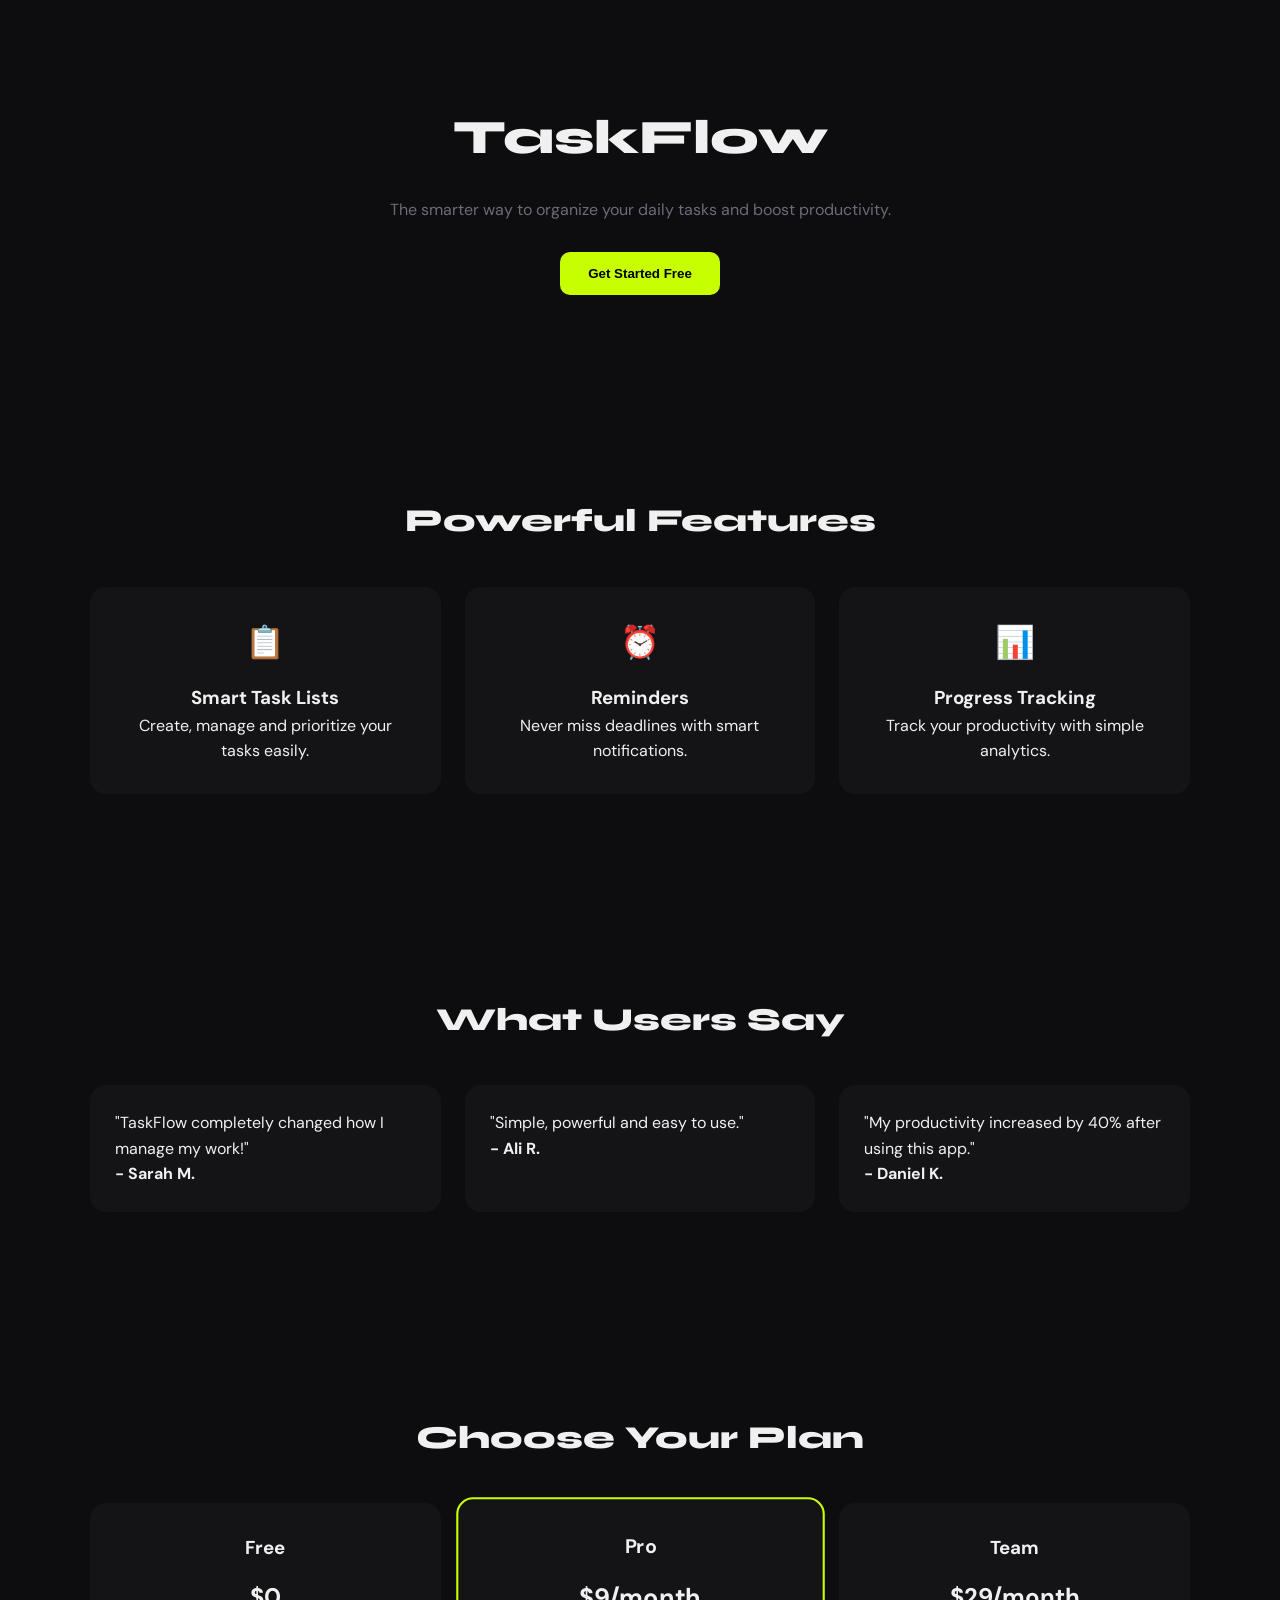
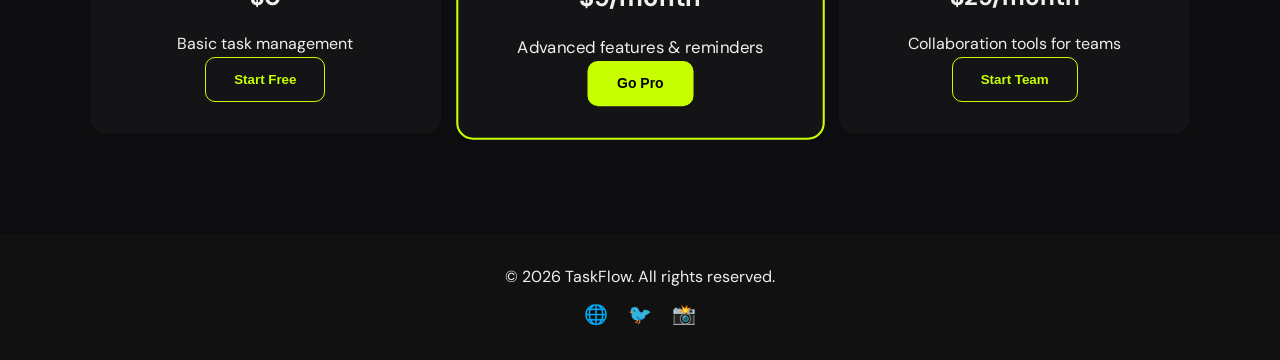
<file: Level-2-Task-3/index.html>
<!DOCTYPE html>
<html lang="en">
<head>
  <meta charset="UTF-8">
  <meta name="viewport" content="width=device-width, initial-scale=1.0">
  <title>TaskFlow - Organize Your Work</title>
  <link rel="stylesheet" href="style.css">
  <link href="https://fonts.googleapis.com/css2?family=DM+Sans:wght@400;600;700;800&family=Syne:wght@700;800&display=swap" rel="stylesheet">
</head>
<body>

  <!-- HERO -->
  <section class="hero reveal">
    <div class="container">
      <h1>TaskFlow</h1>
      <p>The smarter way to organize your daily tasks and boost productivity.</p>
      <button class="btn">Get Started Free</button>
    </div>
  </section>

  <!-- FEATURES -->
  <section class="features reveal">
    <div class="container">
      <h2>Powerful Features</h2>
      <div class="feature-grid">
        <div class="feature-card">
          <div class="icon">📋</div>
          <h3>Smart Task Lists</h3>
          <p>Create, manage and prioritize your tasks easily.</p>
        </div>
        <div class="feature-card">
          <div class="icon">⏰</div>
          <h3>Reminders</h3>
          <p>Never miss deadlines with smart notifications.</p>
        </div>
        <div class="feature-card">
          <div class="icon">📊</div>
          <h3>Progress Tracking</h3>
          <p>Track your productivity with simple analytics.</p>
        </div>
      </div>
    </div>
  </section>

  <!-- REVIEWS -->
  <section class="reviews reveal">
    <div class="container">
      <h2>What Users Say</h2>
      <div class="review-grid">
        <div class="review-card">
          <p>"TaskFlow completely changed how I manage my work!"</p>
          <h4>- Sarah M.</h4>
        </div>
        <div class="review-card">
          <p>"Simple, powerful and easy to use."</p>
          <h4>- Ali R.</h4>
        </div>
        <div class="review-card">
          <p>"My productivity increased by 40% after using this app."</p>
          <h4>- Daniel K.</h4>
        </div>
      </div>
    </div>
  </section>

  <!-- PRICING -->
  <section class="pricing reveal">
    <div class="container">
      <h2>Choose Your Plan</h2>
      <div class="pricing-grid">
        <div class="price-card">
          <h3>Free</h3>
          <h4>$0</h4>
          <p>Basic task management</p>
          <button class="btn-outline">Start Free</button>
        </div>
        <div class="price-card featured">
          <h3>Pro</h3>
          <h4>$9/month</h4>
          <p>Advanced features & reminders</p>
          <button class="btn">Go Pro</button>
        </div>
        <div class="price-card">
          <h3>Team</h3>
          <h4>$29/month</h4>
          <p>Collaboration tools for teams</p>
          <button class="btn-outline">Start Team</button>
        </div>
      </div>
    </div>
  </section>

  <!-- FOOTER -->
  <footer class="footer reveal">
    <div class="container footer-content">
      <p>© 2026 TaskFlow. All rights reserved.</p>
      <div class="socials">
        <a href="#">🌐</a>
        <a href="#">🐦</a>
        <a href="#">📸</a>
      </div>
    </div>
  </footer>

<script src="script.js"></script>
</body>
</html>
</file>
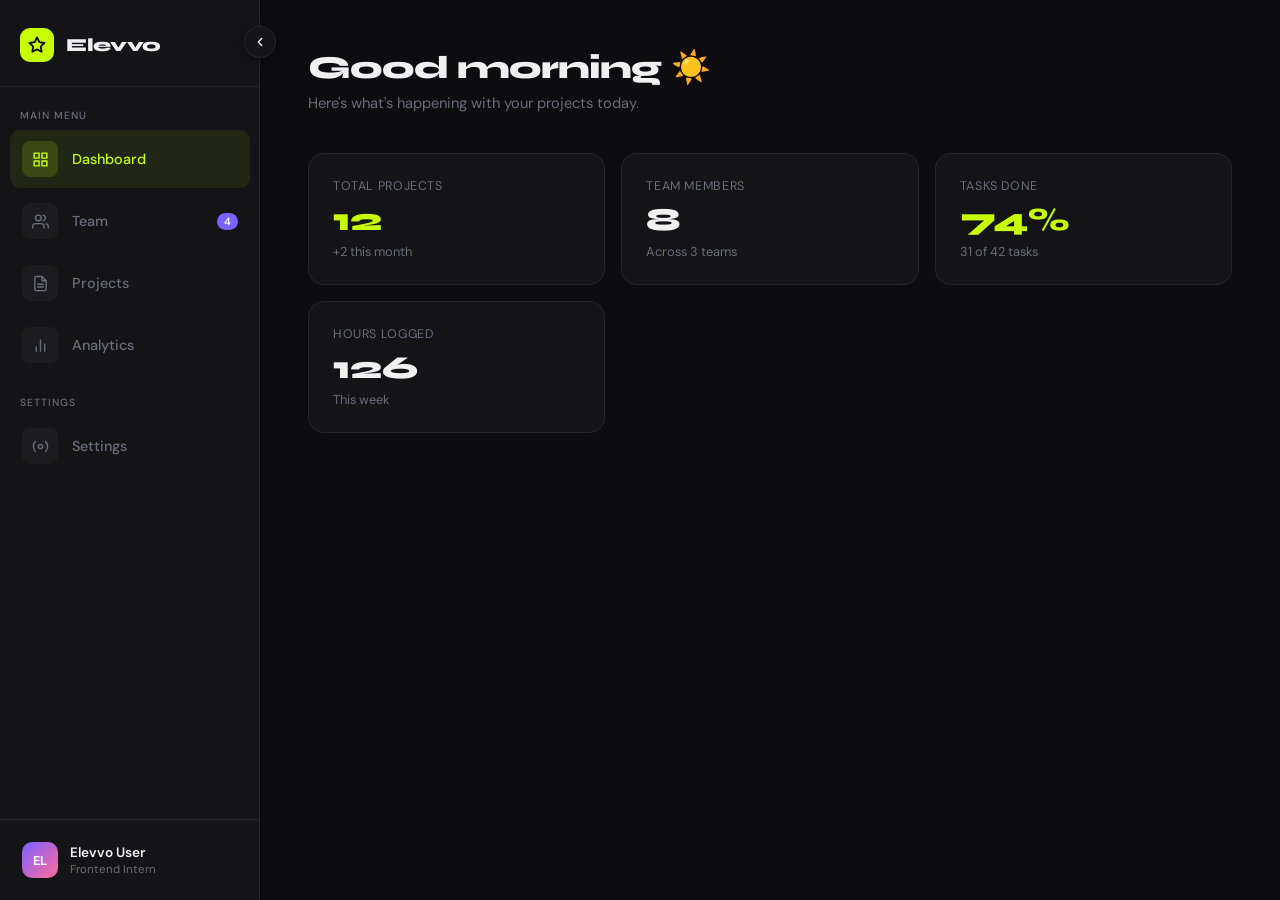
<file: Level-1-Task-1/sidebar.html>
<!DOCTYPE html>
<html lang="en">
<head>
  <meta charset="UTF-8" />
  <meta name="viewport" content="width=device-width, initial-scale=1.0"/>
  <title>Collapsible Sidebar</title>
  <link href="https://fonts.googleapis.com/css2?family=Syne:wght@400;600;700;800&family=DM+Sans:wght@300;400;500&display=swap" rel="stylesheet"/>
  <link rel="stylesheet" href="sidebar.css"/>
</head>
<body>

  <!-- SIDEBAR -->
  <aside class="sidebar" id="sidebar">

    <!-- Logo -->
    <div class="sidebar-logo">
      <div class="logo-icon">
        <svg viewBox="0 0 24 24" fill="none" stroke="#0d0d0f" stroke-width="2.5" stroke-linecap="round" stroke-linejoin="round">
          <polygon points="12 2 15.09 8.26 22 9.27 17 14.14 18.18 21.02 12 17.77 5.82 21.02 7 14.14 2 9.27 8.91 8.26 12 2"/>
        </svg>
      </div>
      <span class="logo-text">Elevvo</span>
    </div>

    <!-- Navigation -->
    <nav class="sidebar-nav">
      <span class="nav-label">Main Menu</span>

      <a class="nav-link active" href="#">
        <span class="nav-icon">
          <svg viewBox="0 0 24 24" fill="none" stroke="currentColor" stroke-width="2" stroke-linecap="round" stroke-linejoin="round">
            <rect x="3" y="3" width="7" height="7"/><rect x="14" y="3" width="7" height="7"/>
            <rect x="14" y="14" width="7" height="7"/><rect x="3" y="14" width="7" height="7"/>
          </svg>
        </span>
        <span class="nav-link-text">Dashboard</span>
        <span class="tooltip">Dashboard</span>
      </a>

      <a class="nav-link" href="#">
        <span class="nav-icon">
          <svg viewBox="0 0 24 24" fill="none" stroke="currentColor" stroke-width="2" stroke-linecap="round" stroke-linejoin="round">
            <path d="M17 21v-2a4 4 0 0 0-4-4H5a4 4 0 0 0-4 4v2"/>
            <circle cx="9" cy="7" r="4"/>
            <path d="M23 21v-2a4 4 0 0 0-3-3.87"/><path d="M16 3.13a4 4 0 0 1 0 7.75"/>
          </svg>
        </span>
        <span class="nav-link-text">Team</span>
        <span class="nav-badge">4</span>
        <span class="tooltip">Team</span>
      </a>

      <a class="nav-link" href="#">
        <span class="nav-icon">
          <svg viewBox="0 0 24 24" fill="none" stroke="currentColor" stroke-width="2" stroke-linecap="round" stroke-linejoin="round">
            <path d="M14 2H6a2 2 0 0 0-2 2v16a2 2 0 0 0 2 2h12a2 2 0 0 0 2-2V8z"/>
            <polyline points="14 2 14 8 20 8"/>
            <line x1="16" y1="13" x2="8" y2="13"/><line x1="16" y1="17" x2="8" y2="17"/>
          </svg>
        </span>
        <span class="nav-link-text">Projects</span>
        <span class="tooltip">Projects</span>
      </a>

      <a class="nav-link" href="#">
        <span class="nav-icon">
          <svg viewBox="0 0 24 24" fill="none" stroke="currentColor" stroke-width="2" stroke-linecap="round" stroke-linejoin="round">
            <path d="M18 20V10"/><path d="M12 20V4"/><path d="M6 20v-6"/>
          </svg>
        </span>
        <span class="nav-link-text">Analytics</span>
        <span class="tooltip">Analytics</span>
      </a>

      <span class="nav-label" style="margin-top:12px">Settings</span>

      <a class="nav-link" href="#">
        <span class="nav-icon">
          <svg viewBox="0 0 24 24" fill="none" stroke="currentColor" stroke-width="2" stroke-linecap="round" stroke-linejoin="round">
            <circle cx="12" cy="12" r="3"/>
            <path d="M19.07 4.93a10 10 0 0 1 0 14.14M4.93 4.93a10 10 0 0 0 0 14.14"/>
          </svg>
        </span>
        <span class="nav-link-text">Settings</span>
        <span class="tooltip">Settings</span>
      </a>
    </nav>

    <!-- User Card -->
    <div class="sidebar-bottom">
      <div class="user-card">
        <div class="avatar">EL</div>
        <div class="user-info">
          <div class="user-name">Elevvo User</div>
          <div class="user-role">Frontend Intern</div>
        </div>
      </div>
    </div>
  </aside>

  <!-- Toggle Button -->
  <button class="toggle-btn" id="toggleBtn" aria-label="Toggle Sidebar">
    <svg width="14" height="14" viewBox="0 0 24 24" fill="none" stroke="#f0f0f0" stroke-width="2.5" stroke-linecap="round" stroke-linejoin="round">
      <polyline points="15 18 9 12 15 6"/>
    </svg>
  </button>

  <!-- Mobile Overlay -->
  <div class="overlay" id="overlay"></div>

  <!-- Main Content -->
  <main class="main" id="main">
    <div class="main-header">
      <h1>Good morning ☀️</h1>
      <p>Here's what's happening with your projects today.</p>
    </div>
    <div class="cards">
      <div class="card">
        <div class="card-label">Total Projects</div>
        <div class="card-value card-accent">12</div>
        <div class="card-sub">+2 this month</div>
      </div>
      <div class="card">
        <div class="card-label">Team Members</div>
        <div class="card-value">8</div>
        <div class="card-sub">Across 3 teams</div>
      </div>
      <div class="card">
        <div class="card-label">Tasks Done</div>
        <div class="card-value card-accent">74%</div>
        <div class="card-sub">31 of 42 tasks</div>
      </div>
      <div class="card">
        <div class="card-label">Hours Logged</div>
        <div class="card-value">126</div>
        <div class="card-sub">This week</div>
      </div>
    </div>
  </main>

  <script src="sidebar.js"></script>
</body>
</html>
</file>
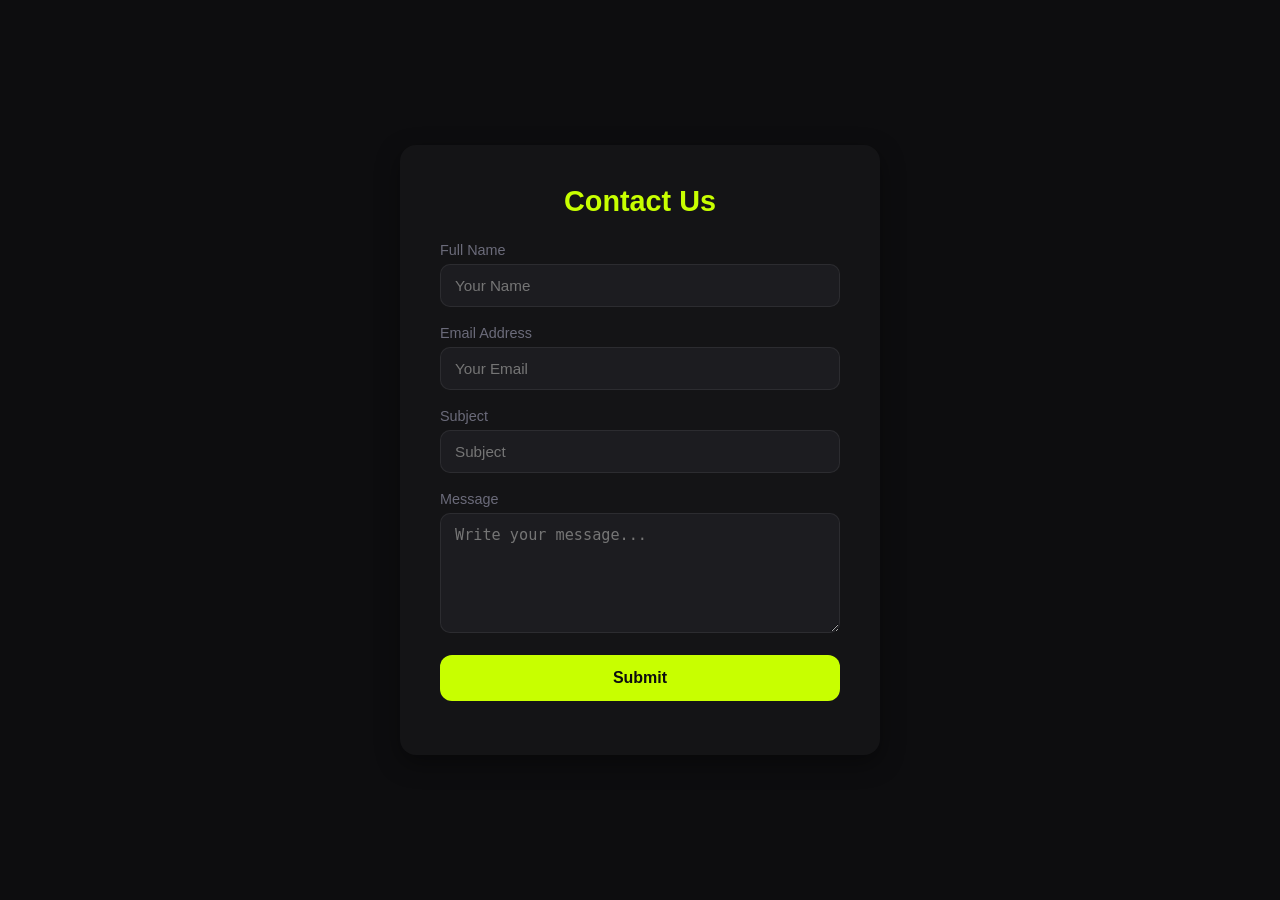
<file: Level-1-Task-2/contact.html>
<!DOCTYPE html>
<html lang="en">
<head>
    <meta charset="UTF-8">
    <meta name="viewport" content="width=device-width, initial-scale=1.0">
    <title>Contact Form</title>
    <link rel="stylesheet" href="style.css">
</head>
<body>
    <div class="contact-container">
        <h2>Contact Us</h2>
        <form id="contactForm">
            <label for="fullName">Full Name</label>
            <input type="text" id="fullName" name="fullName" placeholder="Your Name" required>

            <label for="email">Email Address</label>
            <input type="email" id="email" name="email" placeholder="Your Email" required>

            <label for="subject">Subject</label>
            <input type="text" id="subject" name="subject" placeholder="Subject" required>

            <label for="message">Message</label>
            <textarea id="message" name="message" placeholder="Write your message..." required></textarea>

            <button type="submit">Submit</button>
            <p id="formMessage"></p>
        </form>
    </div>

    <script src="script.js"></script>
</body>
</html>
</file>
<file: Level-2-Task-3/style.css>
* { margin: 0; padding: 0; box-sizing: border-box; }

:root {
  --bg: #0d0d0f;
  --surface: #141416;
  --accent: #c8ff00;
  --accent2: #7b61ff;
  --text: #f0f0f0;
  --muted: #6b6b7a;
}

body {
  font-family: 'DM Sans', sans-serif;
  background: var(--bg);
  color: var(--text);
  line-height: 1.6;
}

.container {
  width: 90%;
  max-width: 1100px;
  margin: auto;
}

section {
  padding: 100px 0;
}

h1, h2 {
  font-family: 'Syne', sans-serif;
  font-weight: 800;
}

h1 { font-size: 3rem; }
h2 { font-size: 2rem; margin-bottom: 40px; text-align: center; }

/* HERO */
.hero {
  text-align: center;
}

.hero p {
  color: var(--muted);
  margin: 20px 0 30px;
}

.btn, .btn-outline {
  padding: 14px 28px;
  border-radius: 10px;
  font-weight: 600;
  cursor: pointer;
  transition: 0.3s;
}

.btn {
  background: var(--accent);
  border: none;
  color: #000;
}

.btn:hover { transform: translateY(-3px); }

.btn-outline {
  background: transparent;
  border: 1px solid var(--accent);
  color: var(--accent);
}

/* FEATURES */
.feature-grid,
.review-grid,
.pricing-grid {
  display: grid;
  gap: 24px;
}

.feature-grid { grid-template-columns: repeat(auto-fit, minmax(250px, 1fr)); }

.feature-card {
  background: var(--surface);
  padding: 30px;
  border-radius: 16px;
  text-align: center;
  transition: 0.3s;
}

.feature-card:hover { transform: translateY(-6px); }

.icon {
  font-size: 2rem;
  margin-bottom: 15px;
}

/* REVIEWS */
.review-grid { grid-template-columns: repeat(auto-fit, minmax(250px, 1fr)); }

.review-card {
  background: var(--surface);
  padding: 25px;
  border-radius: 16px;
}

/* PRICING */
.pricing-grid { grid-template-columns: repeat(auto-fit, minmax(250px, 1fr)); }

.price-card {
  background: var(--surface);
  padding: 30px;
  border-radius: 16px;
  text-align: center;
}

.price-card.featured {
  border: 2px solid var(--accent);
  transform: scale(1.05);
}

.price-card h4 {
  margin: 15px 0;
  font-size: 1.5rem;
}

/* FOOTER */
.footer {
  background: #111;
  padding: 30px 0;
  text-align: center;
}

.footer-content {
  display: flex;
  flex-direction: column;
  gap: 10px;
}

.socials a {
  margin: 0 8px;
  font-size: 1.2rem;
  text-decoration: none;
}

/* SCROLL REVEAL */
.reveal {
  opacity: 0;
  transform: translateY(60px);
  transition: 0.8s ease;
}

.reveal.active {
  opacity: 1;
  transform: translateY(0);
}

/* RESPONSIVE */
@media (max-width: 768px) {
  section { padding: 70px 0; }
  h1 { font-size: 2.2rem; }
}
</file>
<file: Level-1-Task-1/sidebar.css>
*, *::before, *::after { box-sizing: border-box; margin: 0; padding: 0; }

:root {
  --sidebar-width: 260px;
  --sidebar-collapsed: 72px;
  --bg: #0d0d0f;
  --surface: #141416;
  --surface2: #1c1c20;
  --accent: #c8ff00;
  --accent2: #7b61ff;
  --text: #f0f0f0;
  --muted: #6b6b7a;
  --border: rgba(255,255,255,0.07);
  --transition: 0.38s cubic-bezier(0.65, 0, 0.35, 1);
}

body {
  font-family: 'DM Sans', sans-serif;
  background: var(--bg);
  color: var(--text);
  display: flex;
  min-height: 100vh;
  overflow-x: hidden;
}

/* ── SIDEBAR ─────────────────────────────── */
.sidebar {
  position: fixed;
  top: 0; left: 0; bottom: 0;
  width: var(--sidebar-width);
  background: var(--surface);
  border-right: 1px solid var(--border);
  display: flex;
  flex-direction: column;
  z-index: 100;
  transition: width var(--transition);
  overflow: hidden;
}

.sidebar.collapsed { width: var(--sidebar-collapsed); }

/* ── LOGO ────────────────────────────────── */
.sidebar-logo {
  display: flex;
  align-items: center;
  gap: 12px;
  padding: 28px 20px 24px;
  border-bottom: 1px solid var(--border);
  flex-shrink: 0;
  min-width: var(--sidebar-width);
}

.logo-icon {
  width: 34px; height: 34px;
  background: var(--accent);
  border-radius: 10px;
  display: grid;
  place-items: center;
  flex-shrink: 0;
}

.logo-icon svg { width: 18px; height: 18px; }

.logo-text {
  font-family: 'Syne', sans-serif;
  font-weight: 800;
  font-size: 1.15rem;
  letter-spacing: -0.02em;
  white-space: nowrap;
  color: var(--text);
  transition: opacity var(--transition), transform var(--transition);
}

.sidebar.collapsed .logo-text {
  opacity: 0;
  transform: translateX(-8px);
  pointer-events: none;
}

/* ── NAV ─────────────────────────────────── */
.sidebar-nav {
  flex: 1;
  padding: 16px 10px;
  display: flex;
  flex-direction: column;
  gap: 4px;
  overflow: hidden;
}

.nav-label {
  font-size: 0.65rem;
  font-weight: 500;
  letter-spacing: 0.1em;
  text-transform: uppercase;
  color: var(--muted);
  padding: 6px 10px 4px;
  white-space: nowrap;
  transition: opacity var(--transition);
}

.sidebar.collapsed .nav-label { opacity: 0; }

.nav-link {
  display: flex;
  align-items: center;
  gap: 14px;
  padding: 11px 12px;
  border-radius: 10px;
  text-decoration: none;
  color: var(--muted);
  font-size: 0.9rem;
  font-weight: 500;
  cursor: pointer;
  position: relative;
  white-space: nowrap;
  transition: background 0.2s, color 0.2s;
  min-width: calc(var(--sidebar-width) - 20px);
}

.nav-link:hover { background: var(--surface2); color: var(--text); }

.nav-link.active {
  background: rgba(200, 255, 0, 0.08);
  color: var(--accent);
}

.nav-icon {
  width: 36px; height: 36px;
  display: grid;
  place-items: center;
  border-radius: 8px;
  background: var(--surface2);
  flex-shrink: 0;
  transition: background 0.2s;
}

.nav-link.active .nav-icon { background: rgba(200,255,0,0.15); }
.nav-link:hover .nav-icon  { background: rgba(255,255,255,0.06); }
.nav-icon svg { width: 17px; height: 17px; }

.nav-link-text {
  flex: 1;
  transition: opacity var(--transition), transform var(--transition);
}

.sidebar.collapsed .nav-link-text {
  opacity: 0;
  transform: translateX(-6px);
  pointer-events: none;
}

.nav-badge {
  background: var(--accent2);
  color: #fff;
  font-size: 0.65rem;
  font-weight: 600;
  padding: 2px 7px;
  border-radius: 20px;
  transition: opacity var(--transition);
}

.sidebar.collapsed .nav-badge { opacity: 0; }

/* Tooltip on collapsed */
.nav-link .tooltip {
  position: absolute;
  left: calc(var(--sidebar-collapsed) + 8px);
  top: 50%;
  transform: translateY(-50%);
  background: var(--surface2);
  border: 1px solid var(--border);
  color: var(--text);
  font-size: 0.8rem;
  padding: 6px 12px;
  border-radius: 8px;
  white-space: nowrap;
  pointer-events: none;
  opacity: 0;
  transition: opacity 0.2s;
  box-shadow: 0 4px 16px rgba(0,0,0,0.4);
}

.sidebar.collapsed .nav-link:hover .tooltip { opacity: 1; }

/* ── BOTTOM USER CARD ────────────────────── */
.sidebar-bottom {
  padding: 12px 10px;
  border-top: 1px solid var(--border);
}

.user-card {
  display: flex;
  align-items: center;
  gap: 12px;
  padding: 10px 12px;
  border-radius: 10px;
  cursor: pointer;
  transition: background 0.2s;
  min-width: calc(var(--sidebar-width) - 20px);
}

.user-card:hover { background: var(--surface2); }

.avatar {
  width: 36px; height: 36px;
  border-radius: 10px;
  background: linear-gradient(135deg, var(--accent2), #ff6b9d);
  flex-shrink: 0;
  display: grid;
  place-items: center;
  font-size: 0.8rem;
  font-weight: 700;
  color: #fff;
}

.user-info { transition: opacity var(--transition); }
.user-name  { font-size: 0.85rem; font-weight: 600; color: var(--text); }
.user-role  { font-size: 0.72rem; color: var(--muted); margin-top: 1px; }
.sidebar.collapsed .user-info { opacity: 0; }

/* ── TOGGLE BUTTON ───────────────────────── */
.toggle-btn {
  position: fixed;
  top: 26px;
  left: calc(var(--sidebar-width) - 16px);
  width: 32px; height: 32px;
  background: var(--surface);
  border: 1px solid var(--border);
  border-radius: 50%;
  display: grid;
  place-items: center;
  cursor: pointer;
  z-index: 200;
  transition: left var(--transition), background 0.2s;
  box-shadow: 0 2px 12px rgba(0,0,0,0.4);
}

.toggle-btn:hover { background: var(--surface2); }
.toggle-btn.collapsed { left: calc(var(--sidebar-collapsed) - 16px); }

.toggle-btn svg {
  transition: transform 0.38s cubic-bezier(0.65, 0, 0.35, 1);
}

.toggle-btn.collapsed svg { transform: rotate(180deg); }

/* ── MAIN CONTENT ────────────────────────── */
.main {
  margin-left: var(--sidebar-width);
  flex: 1;
  padding: 48px;
  transition: margin-left var(--transition);
}

.main.expanded { margin-left: var(--sidebar-collapsed); }

.main-header h1 {
  font-family: 'Syne', sans-serif;
  font-size: 2rem;
  font-weight: 800;
  letter-spacing: -0.03em;
}

.main-header p { color: var(--muted); margin-top: 6px; font-size: 0.92rem; }

.cards {
  display: grid;
  grid-template-columns: repeat(auto-fill, minmax(220px, 1fr));
  gap: 16px;
  margin-top: 40px;
}

.card {
  background: var(--surface);
  border: 1px solid var(--border);
  border-radius: 16px;
  padding: 24px;
}

.card-label  { font-size: 0.78rem; color: var(--muted); letter-spacing: 0.05em; text-transform: uppercase; }
.card-value  { font-family: 'Syne', sans-serif; font-size: 2rem; font-weight: 800; margin-top: 6px; }
.card-sub    { font-size: 0.8rem; color: var(--muted); margin-top: 4px; }
.card-accent { color: var(--accent); }

/* ── OVERLAY ─────────────────────────────── */
.overlay {
  display: none;
  position: fixed;
  inset: 0;
  background: rgba(0,0,0,0.6);
  backdrop-filter: blur(2px);
  z-index: 99;
}

/* ── RESPONSIVE / MOBILE ─────────────────── */
@media (max-width: 768px) {
  .sidebar {
    width: var(--sidebar-width) !important;
    transform: translateX(-100%);
    transition: transform var(--transition);
  }

  .sidebar.mobile-open { transform: translateX(0); }

  .overlay { display: block; opacity: 0; pointer-events: none; transition: opacity 0.3s; }
  .overlay.active { opacity: 1; pointer-events: all; }

  .toggle-btn {
    left: 16px !important;
    top: 16px;
  }

  .main { margin-left: 0 !important; padding: 24px 20px; padding-top: 70px; }

  /* Keep text visible on mobile even when .collapsed class exists */
  .sidebar.collapsed .logo-text,
  .sidebar.collapsed .nav-link-text,
  .sidebar.collapsed .nav-badge,
  .sidebar.collapsed .user-info {
    opacity: 1;
    transform: none;
  }
}
</file>
<file: Level-1-Task-2/style.css>
/* Reset */
*, *::before, *::after { box-sizing: border-box; margin: 0; padding: 0; }

body {
  font-family: 'DM Sans', sans-serif;
  background: var(--bg, #0d0d0f);
  color: var(--text, #f0f0f0);
  display: flex;
  justify-content: center;
  align-items: center;
  min-height: 100vh;
  padding: 20px;
}

/* Form container */
.contact-container {
  background: var(--surface, #141416);
  padding: 40px;
  border-radius: 16px;
  box-shadow: 0 8px 24px rgba(0,0,0,0.4);
  width: 100%;
  max-width: 480px;
}

.contact-container h2 {
  font-family: 'Syne', sans-serif;
  font-weight: 800;
  font-size: 1.8rem;
  margin-bottom: 24px;
  text-align: center;
  color: var(--accent, #c8ff00);
}

/* Labels */
form label {
  display: block;
  margin-bottom: 6px;
  font-weight: 500;
  font-size: 0.9rem;
  color: var(--muted, #6b6b7a);
}

/* Inputs & textarea */
form input, form textarea {
  width: 100%;
  padding: 12px 14px;
  margin-bottom: 18px;
  border-radius: 10px;
  border: 1px solid var(--border, rgba(255,255,255,0.07));
  background: var(--surface2, #1c1c20);
  color: var(--text, #f0f0f0);
  font-size: 0.95rem;
  transition: border 0.3s, box-shadow 0.3s;
}

form input:focus, form textarea:focus {
  outline: none;
  border-color: var(--accent, #c8ff00);
  box-shadow: 0 0 6px rgba(200,255,0,0.4);
}

form textarea {
  resize: vertical;
  min-height: 120px;
}

/* Submit button */
form button {
  width: 100%;
  padding: 14px;
  border: none;
  border-radius: 12px;
  background: var(--accent, #c8ff00);
  color: var(--bg, #0d0d0f);
  font-weight: 700;
  font-size: 1rem;
  cursor: pointer;
  transition: background 0.3s, transform 0.2s;
}

form button:hover {
  background: rgba(200,255,0,0.8);
  transform: translateY(-2px);
}

/* Form message */
#formMessage {
  margin-top: 14px;
  font-weight: 600;
  text-align: center;
}

/* Responsive tweaks */
@media (max-width: 500px) {
  .contact-container {
    padding: 24px;
  }
}
</file>
